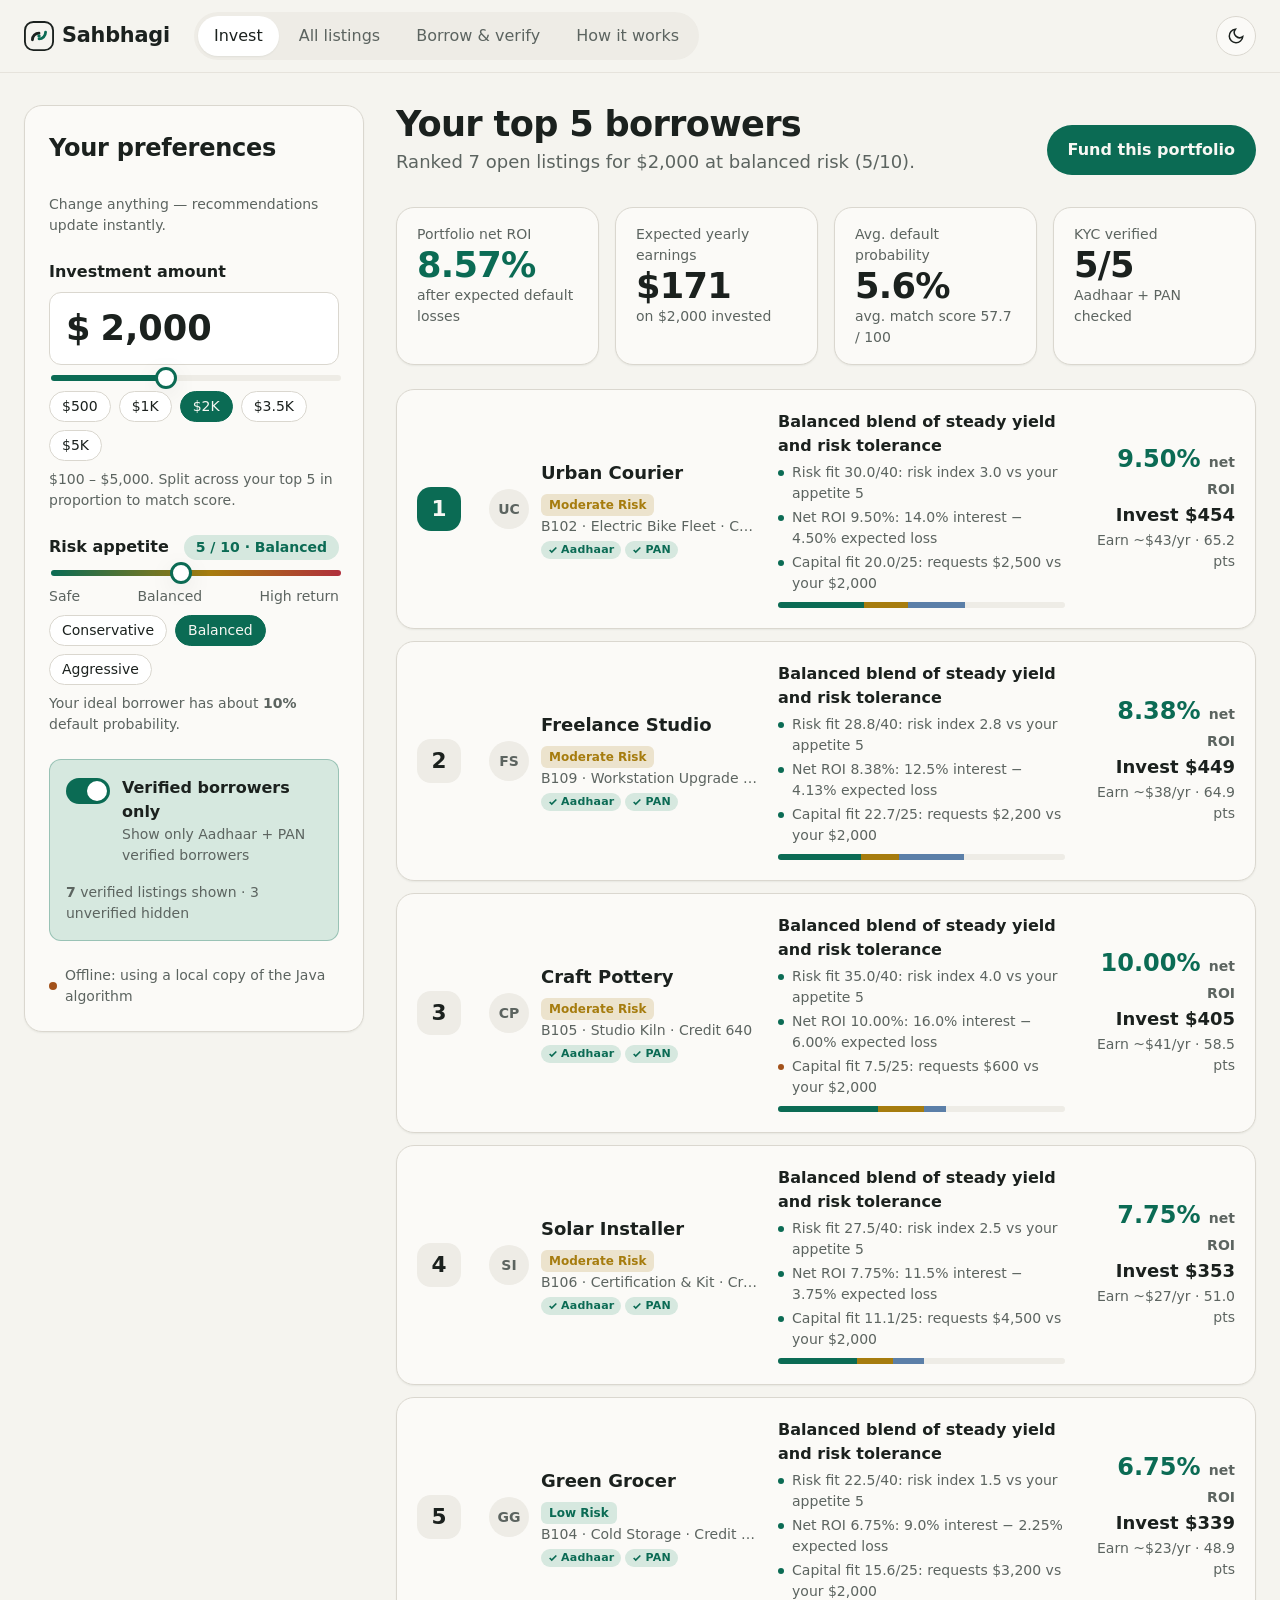
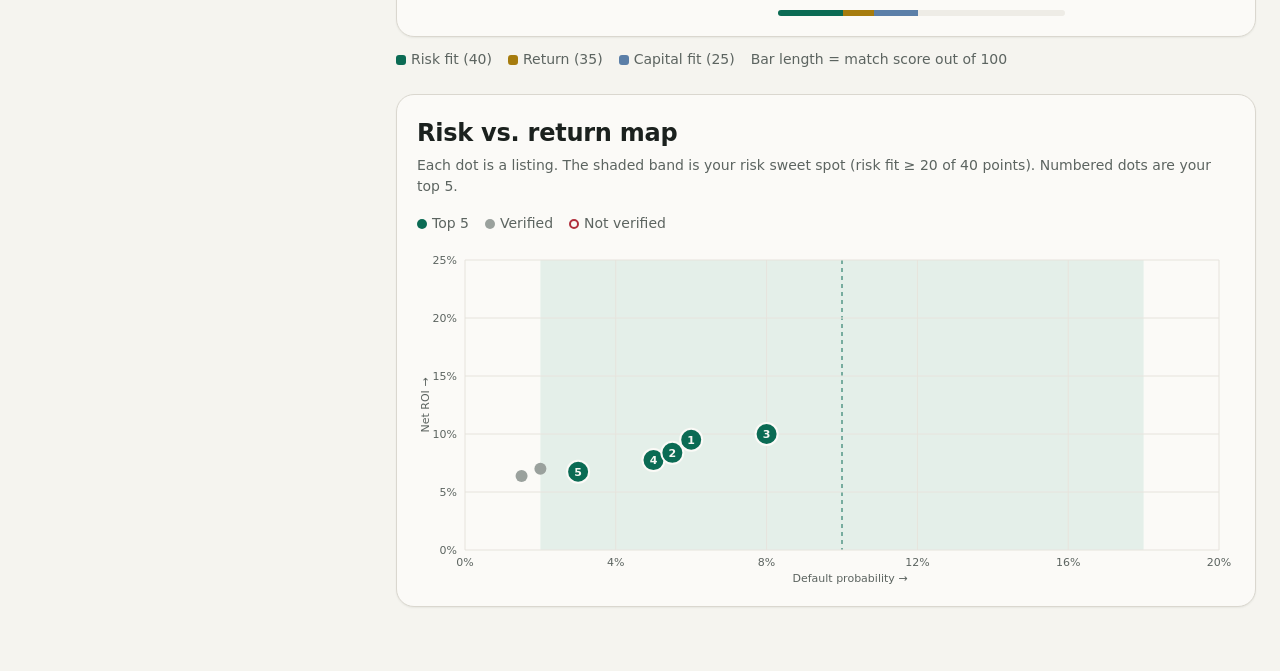
<file: index.html>
<!doctype html>
<html lang="en">
<head>
  <meta charset="utf-8" />
  <meta name="viewport" content="width=device-width, initial-scale=1" />
  <title>Sahbhagi — P2P Micro-Lending Matchmaker</title>
  <meta name="description" content="Match investors with KYC-verified micro-loan borrowers. Live ranking by risk appetite and investment amount, with estimated ROI and clear explanations." />
  <link rel="icon" type="image/svg+xml" href="data:image/svg+xml,%3Csvg xmlns='http://www.w3.org/2000/svg' viewBox='0 0 32 32'%3E%3Crect width='32' height='32' rx='8' fill='%230b6b54'/%3E%3Cpath d='M9 20a7 7 0 0 1 7-7M23 12a7 7 0 0 1-7 7' stroke='white' stroke-width='3' fill='none' stroke-linecap='round'/%3E%3C/svg%3E" />
  <link rel="preconnect" href="https://api.fontshare.com" />
  <link href="https://api.fontshare.com/v2/css?f[]=cabinet-grotesk@700,800&f[]=satoshi@400,500,700&display=swap" rel="stylesheet" />
  <link rel="stylesheet" href="styles.css" />
</head>
<body>
  <a class="skip" href="#main">Skip to content</a>
  <header class="topbar">
    <div class="topbar-inner">
      <a class="brand" href="#invest" data-nav="invest" aria-label="Sahbhagi home">
        <svg class="logo" viewBox="0 0 32 32" width="30" height="30" fill="none" aria-hidden="true">
          <rect x="1" y="1" width="30" height="30" rx="9" stroke="currentColor" stroke-width="2"/>
          <path d="M9 20a7 7 0 0 1 7-7" stroke="currentColor" stroke-width="3" stroke-linecap="round"/>
          <path d="M23 12a7 7 0 0 1-7 7" stroke="var(--color-primary)" stroke-width="3" stroke-linecap="round"/>
          <circle cx="16" cy="16" r="1.8" fill="var(--color-primary)"/>
        </svg>
        <span>Sahbhagi</span>
      </a>
      <nav class="tabs" aria-label="Primary">
        <button class="tab is-active" data-nav="invest">Invest</button>
        <button class="tab" data-nav="market">All listings</button>
        <button class="tab" data-nav="kyc">Borrow &amp; verify</button>
        <button class="tab" data-nav="how">How it works</button>
      </nav>
      <button class="icon-btn" id="themeToggle" aria-label="Switch to dark mode">
        <svg width="18" height="18" viewBox="0 0 24 24" fill="none" stroke="currentColor" stroke-width="2"><path d="M21 12.8A9 9 0 1 1 11.2 3a7 7 0 0 0 9.8 9.8z"/></svg>
      </button>
    </div>
  </header>

  <main id="main">
    <!-- ================= INVEST ================= -->
    <section class="view is-active" id="view-invest" aria-labelledby="investTitle">
      <div class="layout">
        <aside class="controls card" aria-label="Investor preferences">
          <h2 class="panel-title">Your preferences</h2>
          <p class="hint">Change anything — recommendations update instantly.</p>

          <div class="field">
            <div class="field-head">
              <label for="amountInput">Investment amount</label>
            </div>
            <div class="amount-box">
              <span>$</span>
              <input id="amountInput" inputmode="numeric" autocomplete="off" value="2,000" aria-describedby="amountHelp" />
            </div>
            <input type="range" id="amountRange" min="100" max="5000" step="100" value="2000" aria-label="Investment amount slider" />
            <div class="chips" role="group" aria-label="Quick amounts">
              <button class="chip" data-amt="500">$500</button>
              <button class="chip" data-amt="1000">$1K</button>
              <button class="chip" data-amt="2000">$2K</button>
              <button class="chip" data-amt="3500">$3.5K</button>
              <button class="chip" data-amt="5000">$5K</button>
            </div>
            <small id="amountHelp" class="hint">$100 – $5,000. Split across your top 5 in proportion to match score.</small>
          </div>

          <div class="field">
            <div class="field-head">
              <label for="riskRange">Risk appetite</label>
              <output id="riskOut" class="pill">5 · Balanced</output>
            </div>
            <input type="range" id="riskRange" min="1" max="10" step="1" value="5" aria-describedby="riskHelp" />
            <div class="scale"><span>Safe</span><span>Balanced</span><span>High return</span></div>
            <div class="chips" role="group" aria-label="Risk presets">
              <button class="chip" data-risk="2">Conservative</button>
              <button class="chip" data-risk="5">Balanced</button>
              <button class="chip" data-risk="9">Aggressive</button>
            </div>
            <small id="riskHelp" class="hint">Your ideal borrower has about <b id="tolOut">10%</b> default probability.</small>
          </div>


          <div class="field kyc-field">
            <label class="switch">
              <input type="checkbox" id="verifiedOnly" checked />
              <span class="track" aria-hidden="true"><span class="thumb"></span></span>
              <span class="switch-text">
                <b>Verified borrowers only</b>
                <small>Show only Aadhaar + PAN verified borrowers</small>
              </span>
            </label>
            <p class="kyc-note" id="kycNote"></p>
          </div>
          <div class="engine" id="engineStatus" role="status"><span class="engine-dot"></span><span>Connecting to matchmaker…</span>
          </div>
        </aside>

        <div class="results">
          <div class="results-head">
            <div>
              <h1 id="investTitle" class="page-title">Your top 5 borrowers</h1>
              <p class="muted" id="summaryLine">Ranked live from open listings.</p>
            </div>
            <button class="btn btn-primary" id="fundBtn">Fund this portfolio</button>
          </div>

          <div class="kpis" id="kpis" aria-live="polite"></div>
          <div class="top5" id="top5"></div>

          <div class="card chart-card">
            <div class="card-head">
              <div>
                <h2 class="panel-title">Risk vs. return map</h2>
                <p class="hint">Each dot is a listing. The shaded band is your risk sweet spot (risk fit ≥ 20 of 40 points). Numbered dots are your top 5.</p>
              </div>
              <div class="legend">
                <span><i class="dot dot-top"></i>Top 5</span>
                <span><i class="dot dot-ok"></i>Verified</span>
                <span><i class="dot dot-un"></i>Not verified</span>
              </div>
            </div>
            <div class="chart-wrap" id="chartWrap">
              <svg id="chart" role="img" aria-label="Scatter chart of default probability versus net ROI"></svg>
              <div class="tooltip" id="tooltip" role="status"></div>
            </div>
          </div>
        </div>
      </div>
    </section>

    <!-- ================= MARKET ================= -->
    <section class="view" id="view-market" aria-labelledby="marketTitle">
      <div class="wrap">
        <div class="results-head">
          <div>
            <h1 id="marketTitle" class="page-title">All open listings, ranked for you</h1>
            <p class="muted" id="marketLine"></p>
          </div>
          <div class="search">
            <svg width="16" height="16" viewBox="0 0 24 24" fill="none" stroke="currentColor" stroke-width="2" aria-hidden="true"><circle cx="11" cy="11" r="7"/><path d="m20 20-3.5-3.5"/></svg>
            <input id="search" type="search" placeholder="Search name, ID, purpose" aria-label="Search listings" />
          </div>
        </div>
        <div class="card table-card">
          <div class="table-scroll">
            <table class="table" id="table">
              <thead>
                <tr>
                  <th>Rank</th><th>ID</th><th>Borrower</th><th>KYC</th><th class="num">Credit score</th><th>Tier</th>
                  <th class="num">Interest</th><th class="num">Default prob.</th><th class="num">Net ROI</th>
                  <th class="num">Requested</th><th>Match score</th>
                </tr>
              </thead>
              <tbody></tbody>
            </table>
          </div>
        </div>
      </div>
    </section>

    <!-- ================= KYC / BORROW ================= -->
    <section class="view" id="view-kyc" aria-labelledby="kycTitle">
      <div class="wrap narrow">
        <h1 id="kycTitle" class="page-title">Request a micro-loan</h1>
        <p class="muted">Complete Aadhaar and PAN verification to appear in front of investors. Only fully verified listings are shown by default.</p>
        <p class="verified-banner partial" style="margin-top:var(--space-4)">Demo only: this verification is simulated. Please use the sample numbers and do not enter your real Aadhaar or PAN.</p>

        <ol class="stepper" id="stepper">
          <li class="is-current"><span>1</span>Aadhaar</li>
          <li><span>2</span>PAN</li>
          <li><span>3</span>Loan details</li>
        </ol>

        <form class="card form" id="kycForm" novalidate>
          <!-- step 1 -->
          <fieldset class="step is-active" data-step="1">
            <legend class="panel-title">Verify Aadhaar</legend>
            <div class="field">
              <label for="fName">Owner name (as on Aadhaar)</label>
              <input id="fName" required autocomplete="name" placeholder="e.g. Sunita Pawar" />
            </div>
            <div class="field">
              <label for="fBiz">Business name</label>
              <input id="fBiz" placeholder="e.g. Pawar Tiffin Service" />
            </div>
            <div class="field">
              <label for="fAadhaar">Aadhaar number</label>
              <input id="fAadhaar" inputmode="numeric" maxlength="14" placeholder="XXXX XXXX XXXX" autocomplete="off" />
              <small class="hint">12 digits. Checked with the Verhoeff checksum used by UIDAI. <button type="button" class="link" id="sampleAadhaar">Use a sample number</button></small>
              <small class="err" id="aadhaarErr"></small>
            </div>
            <div class="otp-row" id="otpRow" hidden>
              <div class="field">
                <label for="fOtp">OTP sent to Aadhaar-linked mobile</label>
                <input id="fOtp" inputmode="numeric" maxlength="6" placeholder="6-digit OTP" autocomplete="one-time-code" />
                <small class="err" id="otpErr"></small>
              </div>
            </div>
            <div class="form-actions">
              <button type="button" class="btn btn-primary" id="sendOtp">Send OTP</button>
              <button type="button" class="btn btn-primary" id="verifyOtp" hidden>Verify Aadhaar</button>
            </div>
          </fieldset>

          <!-- step 2 -->
          <fieldset class="step" data-step="2">
            <legend class="panel-title">Verify PAN</legend>
            <div class="verified-banner"><svg width="16" height="16" viewBox="0 0 24 24" fill="none" stroke="currentColor" stroke-width="2.5"><path d="M20 6 9 17l-5-5"/></svg> Aadhaar verified · <span id="aadhaarMaskOut"></span></div>
            <div class="field">
              <label for="fPan">PAN</label>
              <input id="fPan" maxlength="10" placeholder="ABCDE1234F" autocomplete="off" style="text-transform:uppercase" />
              <small class="hint">Format: 5 letters, 4 digits, 1 letter. 4th letter must be P for individuals. <button type="button" class="link" id="samplePan">Use a sample PAN</button></small>
              <small class="err" id="panErr"></small>
            </div>
            <div class="form-actions">
              <button type="button" class="btn btn-ghost" id="skipPan">Skip for now</button>
              <button type="button" class="btn btn-primary" id="verifyPan">Verify PAN</button>
            </div>
          </fieldset>

          <!-- step 3 -->
          <fieldset class="step" data-step="3">
            <legend class="panel-title">Loan details</legend>
            <div class="verified-banner" id="kycStatusBanner"></div>
            <div class="grid-2">
              <div class="field"><label for="fAmount">Amount requested ($)</label><input id="fAmount" inputmode="numeric" value="1500" /></div>
              <div class="field"><label for="fRate">Interest rate offered (% p.a.)</label><input id="fRate" inputmode="decimal" value="13" /></div>
              <div class="field"><label for="fPurpose">Purpose</label><input id="fPurpose" value="Delivery van repair" /></div>
              <div class="field"><label for="fScore">Credit score (300–850)</label><input id="fScore" inputmode="numeric" value="705" /></div>
            </div>
            <div class="preview card-inset" id="loanPreview" aria-live="polite"></div>
            <div class="form-actions">
              <button type="submit" class="btn btn-primary">Publish listing</button>
            </div>
          </fieldset>
        </form>
        <p class="hint disclaimer">Demo: Aadhaar and PAN checks are simulated in your browser. Only the masked IDs (last 4 digits) and loan details are sent to the matchmaker backend. In production this step would call UIDAI Aadhaar e-KYC (or DigiLocker) and the Protean/NSDL PAN verification API.</p>
      </div>
    </section>

    <!-- ================= HOW ================= -->
    <section class="view" id="view-how" aria-labelledby="howTitle">
      <div class="wrap narrow prose">
        <h1 id="howTitle" class="page-title">How the matchmaker ranks borrowers</h1>
        <p>Every open listing gets a <b>match score</b> from 0 to 100 points for <b>you specifically</b>. Scores are computed by the Java matchmaker backend each time you move a control.</p>

        <div class="how-grid">
          <div class="card how-card"><h3>Net expected ROI</h3><p class="formula">Net ROI = interest rate − default probability × 75% × 100</p><p>The return you can expect after the average loss from defaults, assuming 75% of a defaulted loan is lost.</p></div>
          <div class="card how-card"><h3>Risk fit · up to 40 pts</h3><p class="formula">risk index = default prob × 50<br/>risk fit = 40 − 5 × |appetite − risk index|</p><p>Borrowers whose risk matches your appetite score highest. At appetite 1 the ideal is about 2% default risk; at 5 it is 10%.</p></div>
          <div class="card how-card"><h3>Return · up to 35 pts</h3><p class="formula">return = 2 × net ROI × (0.6 + 0.4 × appetite ÷ 10)</p><p>Higher net ROI scores more, and counts for more as your appetite rises.</p></div>
          <div class="card how-card"><h3>Capital fit · up to 25 pts</h3><p class="formula">capital fit = 25 × (1 − |requested − capital| ÷ max(requested, capital))</p><p>Requests close in size to your available capital score highest.</p></div>
        </div>

        <h2 class="panel-title">Risk tiers</h2>
        <div class="grades">
          <span class="tier t-low">Low Risk</span> default ≤ 4%
          <span class="tier t-mod">Moderate Risk</span> 4–9%
          <span class="tier t-high">High Risk</span> above 9%
        </div>

        <h2 class="panel-title">Rationale</h2>
        <p>Each recommendation carries a one-line rationale from the backend: conservative investors (1–3) see solvency-based reasons, aggressive investors (8–10) see yield-based reasons, and balanced investors see a blend.</p>

        <h2 class="panel-title">Allocation</h2>
        <p>Your capital is split across the top 5 in proportion to match score, never more than what a borrower requested.</p>

        <h2 class="panel-title">Verified borrowers only</h2>
        <p>When the filter is on, the backend leaves out any borrower who has not verified both Aadhaar and PAN before ranking.</p>
      </div>
    </section>
  </main>

  <!-- Drawer -->
  <div class="scrim" id="scrim" hidden></div>
  <aside class="drawer" id="drawer" aria-modal="true" role="dialog" aria-labelledby="drawerTitle" hidden>
    <button class="icon-btn drawer-close" id="drawerClose" aria-label="Close">
      <svg width="18" height="18" viewBox="0 0 24 24" fill="none" stroke="currentColor" stroke-width="2"><path d="M18 6 6 18M6 6l12 12"/></svg>
    </button>
    <div id="drawerBody"></div>
  </aside>

  <!-- Modal -->
  <div class="modal" id="modal" role="dialog" aria-modal="true" aria-labelledby="modalTitle" hidden>
    <div class="modal-card card" id="modalBody"></div>
  </div>

  <div class="toast" id="toast" role="status" aria-live="polite"></div>

  <script src="data.js"></script>
  <script src="engine.js"></script>
  <script src="app.js"></script>
</body>
</html>
</file>
<file: styles.css>
:root, [data-theme="light"] {
  --color-bg: #f5f4ef;
  --color-surface: #fbfaf7;
  --color-surface-2: #ffffff;
  --color-surface-offset: #eeece6;
  --color-border: #dad7cf;
  --color-divider: #e6e3dc;
  --color-text: #1b211e;
  --color-text-muted: #5c6460;
  --color-text-faint: #9aa19d;
  --color-text-inverse: #f7f7f3;
  --color-primary: #0b6b54;
  --color-primary-hover: #08533f;
  --color-primary-highlight: #d6e8df;
  --color-warning: #a2511a;
  --color-warning-highlight: #f4e3d3;
  --color-error: #b02f3c;
  --color-error-highlight: #f5dadd;
  --color-gold: #a67c0e;
  --shadow-sm: 0 1px 2px rgba(20, 30, 25, .06);
  --shadow-md: 0 6px 24px rgba(20, 30, 25, .08);
  --shadow-lg: 0 20px 60px rgba(20, 30, 25, .18);
}
[data-theme="dark"] {
  --color-bg: #0f1312;
  --color-surface: #151a18;
  --color-surface-2: #1a201e;
  --color-surface-offset: #1f2624;
  --color-border: #2e3633;
  --color-divider: #252c29;
  --color-text: #e2e7e4;
  --color-text-muted: #9aa39e;
  --color-text-faint: #616a66;
  --color-text-inverse: #101412;
  --color-primary: #4cbf96;
  --color-primary-hover: #6fd1ad;
  --color-primary-highlight: #1d3a30;
  --color-warning: #e39352;
  --color-warning-highlight: #3a2a1c;
  --color-error: #ec6d78;
  --color-error-highlight: #3d2125;
  --color-gold: #d9ad3c;
  --shadow-sm: 0 1px 2px rgba(0,0,0,.3);
  --shadow-md: 0 6px 24px rgba(0,0,0,.35);
  --shadow-lg: 0 20px 60px rgba(0,0,0,.55);
}
:root {
  --text-xs: clamp(0.75rem, 0.7rem + 0.25vw, 0.875rem);
  --text-sm: clamp(0.875rem, 0.8rem + 0.35vw, 1rem);
  --text-base: clamp(1rem, 0.95rem + 0.25vw, 1.125rem);
  --text-lg: clamp(1.125rem, 1rem + 0.75vw, 1.5rem);
  --text-xl: clamp(1.5rem, 1.2rem + 1.25vw, 2.25rem);
  --space-1: .25rem; --space-2: .5rem; --space-3: .75rem; --space-4: 1rem; --space-5: 1.25rem;
  --space-6: 1.5rem; --space-8: 2rem; --space-10: 2.5rem; --space-12: 3rem; --space-16: 4rem;
  --radius-sm: 8px; --radius-md: 12px; --radius-lg: 18px; --radius-full: 999px;
  --font-display: 'Cabinet Grotesk', 'Satoshi', system-ui, sans-serif;
  --font-body: 'Satoshi', 'Inter', system-ui, sans-serif;
  --ease: cubic-bezier(.2,.7,.2,1);
}

*, *::before, *::after { box-sizing: border-box; }
html { -webkit-text-size-adjust: 100%; }
body {
  margin: 0; background: var(--color-bg); color: var(--color-text);
  font-family: var(--font-body); font-size: var(--text-base); line-height: 1.5;
  -webkit-font-smoothing: antialiased;
}
button, input, select { font: inherit; color: inherit; }
button { cursor: pointer; }
:focus-visible { outline: 2px solid var(--color-primary); outline-offset: 2px; border-radius: 6px; }
.skip { position: absolute; left: -999px; }
.skip:focus { left: var(--space-4); top: var(--space-4); background: var(--color-surface-2); padding: var(--space-2) var(--space-4); z-index: 100; }
.muted { color: var(--color-text-muted); margin: 0; }
.hint { color: var(--color-text-muted); font-size: var(--text-xs); margin: 0; }
.num, .tabnum { font-variant-numeric: tabular-nums; }

/* Top bar */
.topbar { position: sticky; top: 0; z-index: 30; background: color-mix(in oklab, var(--color-bg) 86%, transparent); backdrop-filter: blur(10px); border-bottom: 1px solid var(--color-divider); }
.topbar-inner { max-width: 1320px; margin: 0 auto; display: flex; align-items: center; gap: var(--space-6); padding: var(--space-3) var(--space-6); }
.brand { display: flex; align-items: center; gap: var(--space-2); text-decoration: none; color: var(--color-text); font-family: var(--font-display); font-weight: 800; font-size: 1.3rem; letter-spacing: -.01em; }
.tabs { display: flex; gap: var(--space-1); margin-right: auto; background: var(--color-surface-offset); padding: var(--space-1); border-radius: var(--radius-full); }
.tab { border: 0; background: transparent; padding: var(--space-2) var(--space-4); border-radius: var(--radius-full); font-size: var(--text-sm); font-weight: 500; color: var(--color-text-muted); transition: background .2s, color .2s; white-space: nowrap; }
.tab:hover { color: var(--color-text); }
.tab.is-active { background: var(--color-surface-2); color: var(--color-text); box-shadow: var(--shadow-sm); }
.icon-btn { display: grid; place-items: center; width: 40px; height: 40px; border-radius: var(--radius-full); border: 1px solid var(--color-border); background: var(--color-surface); }
.icon-btn:hover { background: var(--color-surface-offset); }

/* Views */
.view { display: none; padding: var(--space-8) var(--space-6) var(--space-16); }
.view.is-active { display: block; animation: fade .3s var(--ease); }
@keyframes fade { from { opacity: 0; transform: translateY(6px); } to { opacity: 1; transform: none; } }
.wrap { max-width: 1320px; margin: 0 auto; }
.wrap.narrow { max-width: 860px; }
.layout { max-width: 1320px; margin: 0 auto; display: grid; grid-template-columns: 340px 1fr; gap: var(--space-8); align-items: start; }

.card { background: var(--color-surface); border: 1px solid var(--color-border); border-radius: var(--radius-lg); box-shadow: var(--shadow-sm); }
.panel-title { font-size: var(--text-lg); font-weight: 700; margin: 0 0 var(--space-1); letter-spacing: -.01em; }
.page-title { font-family: var(--font-display); font-weight: 800; font-size: var(--text-xl); line-height: 1.1; letter-spacing: -.02em; margin: 0 0 var(--space-1); }

/* Controls */
.controls { position: sticky; top: 84px; padding: var(--space-6); display: flex; flex-direction: column; gap: var(--space-6); }
.field { display: flex; flex-direction: column; gap: var(--space-2); }
.field label, .field-head label { font-weight: 700; font-size: var(--text-sm); }
.field-head { display: flex; justify-content: space-between; align-items: center; }
.pill { font-size: var(--text-xs); font-weight: 700; padding: 2px var(--space-3); border-radius: var(--radius-full); background: var(--color-primary-highlight); color: var(--color-primary); white-space: nowrap; }
.amount-box { display: flex; align-items: center; gap: var(--space-2); border: 1px solid var(--color-border); border-radius: var(--radius-md); background: var(--color-surface-2); padding: var(--space-2) var(--space-4); font-family: var(--font-display); font-weight: 800; font-size: var(--text-xl); }
.amount-box:focus-within { border-color: var(--color-primary); box-shadow: 0 0 0 3px var(--color-primary-highlight); }
.amount-box input { border: 0; background: transparent; width: 100%; font: inherit; outline: none; font-variant-numeric: tabular-nums; }
input[type="range"] { -webkit-appearance: none; appearance: none; width: 100%; height: 6px; border-radius: 999px; background: linear-gradient(to right, var(--color-primary) var(--fill, 50%), var(--color-surface-offset) var(--fill, 50%)); outline-offset: 6px; }
input[type="range"]::-webkit-slider-thumb { -webkit-appearance: none; width: 22px; height: 22px; border-radius: 50%; background: var(--color-surface-2); border: 3px solid var(--color-primary); box-shadow: var(--shadow-md); cursor: grab; }
input[type="range"]::-moz-range-thumb { width: 18px; height: 18px; border-radius: 50%; background: var(--color-surface-2); border: 3px solid var(--color-primary); cursor: grab; }
#riskRange { background: linear-gradient(to right, var(--color-primary), var(--color-gold) 55%, var(--color-error)); }
.scale { display: flex; justify-content: space-between; font-size: var(--text-xs); color: var(--color-text-muted); }
.chips { display: flex; flex-wrap: wrap; gap: var(--space-2); }
.chip { border: 1px solid var(--color-border); background: var(--color-surface-2); border-radius: var(--radius-full); padding: var(--space-1) var(--space-3); font-size: var(--text-xs); font-weight: 500; transition: all .15s; }
.chip:hover { border-color: var(--color-primary); color: var(--color-primary); }
.chip.is-on { background: var(--color-primary); border-color: var(--color-primary); color: var(--color-text-inverse); }
select, .form input { width: 100%; padding: var(--space-3) var(--space-3); border-radius: var(--radius-md); border: 1px solid var(--color-border); background: var(--color-surface-2); font-size: var(--text-sm); }
select:focus, .form input:focus { outline: none; border-color: var(--color-primary); box-shadow: 0 0 0 3px var(--color-primary-highlight); }

.kyc-field { padding: var(--space-4); border-radius: var(--radius-md); background: var(--color-primary-highlight); border: 1px solid color-mix(in oklab, var(--color-primary) 30%, transparent); }
.switch { display: flex; gap: var(--space-3); align-items: flex-start; cursor: pointer; font-weight: 400 !important; }
.switch input { position: absolute; opacity: 0; width: 1px; height: 1px; }
.track { flex: none; width: 44px; height: 26px; border-radius: 999px; background: var(--color-text-faint); position: relative; transition: background .2s; margin-top: 2px; }
.thumb { position: absolute; top: 3px; left: 3px; width: 20px; height: 20px; border-radius: 50%; background: #fff; transition: transform .2s var(--ease); box-shadow: var(--shadow-sm); }
.switch input:checked + .track { background: var(--color-primary); }
.switch input:checked + .track .thumb { transform: translateX(18px); }
.switch input:focus-visible + .track { outline: 2px solid var(--color-primary); outline-offset: 2px; }
.switch-text { display: flex; flex-direction: column; font-size: var(--text-sm); }
.switch-text small { color: var(--color-text-muted); font-size: var(--text-xs); }
.kyc-note { margin: var(--space-2) 0 0; font-size: var(--text-xs); color: var(--color-text-muted); }

/* Results */
.results { display: flex; flex-direction: column; gap: var(--space-6); min-width: 0; }
.results-head { display: flex; justify-content: space-between; align-items: flex-end; gap: var(--space-4); flex-wrap: wrap; margin-bottom: var(--space-2); }
.btn { border: 1px solid transparent; border-radius: var(--radius-full); padding: var(--space-3) var(--space-5); font-weight: 700; font-size: var(--text-sm); transition: all .15s; }
.btn-primary { background: var(--color-primary); color: var(--color-text-inverse); }
.btn-primary:hover { background: var(--color-primary-hover); }
.btn-ghost { background: transparent; border-color: var(--color-border); }
.btn-ghost:hover { background: var(--color-surface-offset); }
.btn:disabled { opacity: .5; cursor: not-allowed; }
.link { border: 0; background: none; padding: 0; color: var(--color-primary); font-weight: 700; text-decoration: underline; text-underline-offset: 2px; font-size: inherit; }

.kpis { display: grid; grid-template-columns: repeat(4, 1fr); gap: var(--space-4); }
.kpi { padding: var(--space-4) var(--space-5); }
.kpi-label { font-size: var(--text-xs); color: var(--color-text-muted); font-weight: 500; }
.kpi-value { font-family: var(--font-display); font-weight: 800; font-size: var(--text-xl); line-height: 1.15; font-variant-numeric: tabular-nums; letter-spacing: -.02em; }
.kpi-sub { font-size: var(--text-xs); color: var(--color-text-muted); }
.pos { color: var(--color-primary); } .neg { color: var(--color-error); } .warn { color: var(--color-warning); }

.top5 { display: flex; flex-direction: column; gap: var(--space-3); }
.rec { display: grid; grid-template-columns: 52px minmax(0, 1.5fr) minmax(0, 1.6fr) 150px; gap: var(--space-5); align-items: center; padding: var(--space-5); cursor: pointer; transition: border-color .2s, transform .2s var(--ease), box-shadow .2s; position: relative; }
.rec:hover { border-color: var(--color-primary); box-shadow: var(--shadow-md); }
.rec.flash { animation: flash .9s var(--ease); }
@keyframes flash { 0% { background: var(--color-primary-highlight); } 100% { background: var(--color-surface); } }
.rank-badge { width: 44px; height: 44px; border-radius: 14px; display: grid; place-items: center; font-family: var(--font-display); font-weight: 800; font-size: 1.35rem; background: var(--color-surface-offset); }
.rec:first-child .rank-badge { background: var(--color-primary); color: var(--color-text-inverse); }
.move { position: absolute; top: var(--space-2); left: var(--space-2); font-size: 11px; font-weight: 700; padding: 0 5px; border-radius: 6px; line-height: 16px; }
.move.up { background: var(--color-primary-highlight); color: var(--color-primary); }
.move.down { background: var(--color-error-highlight); color: var(--color-error); }
.move.new { background: var(--color-warning-highlight); color: var(--color-warning); }
.who { display: flex; gap: var(--space-3); align-items: center; min-width: 0; }
.avatar { flex: none; width: 40px; height: 40px; border-radius: 50%; display: grid; place-items: center; font-weight: 700; font-size: var(--text-xs); background: var(--color-surface-offset); color: var(--color-text-muted); }
.who-name { font-weight: 700; display: flex; gap: var(--space-2); align-items: center; flex-wrap: wrap; }
.who-sub { font-size: var(--text-xs); color: var(--color-text-muted); white-space: nowrap; overflow: hidden; text-overflow: ellipsis; }
.badges { display: flex; gap: var(--space-1); flex-wrap: wrap; margin-top: var(--space-1); }
.kyc { display: inline-flex; align-items: center; gap: 3px; font-size: 11px; font-weight: 700; padding: 1px 7px; border-radius: var(--radius-full); letter-spacing: .02em; white-space: nowrap; }
.kyc.ok { background: var(--color-primary-highlight); color: var(--color-primary); }
.kyc.no { background: var(--color-error-highlight); color: var(--color-error); }
.grade { display: inline-grid; place-items: center; min-width: 24px; height: 22px; border-radius: 6px; font-size: 12px; font-weight: 800; padding: 0 6px; }
.g-A { background: var(--color-primary-highlight); color: var(--color-primary); }
.g-B { background: color-mix(in oklab, var(--color-primary-highlight) 60%, var(--color-surface-offset)); color: var(--color-primary); }
.g-C { background: color-mix(in oklab, var(--color-gold) 18%, transparent); color: var(--color-gold); }
.g-D { background: var(--color-warning-highlight); color: var(--color-warning); }
.g-E { background: var(--color-error-highlight); color: var(--color-error); }
.why { font-size: var(--text-xs); color: var(--color-text-muted); margin: 0; padding: 0; list-style: none; display: flex; flex-direction: column; gap: 3px; }
.why li { display: flex; gap: var(--space-2); align-items: baseline; }
.why li::before { content: ''; flex: none; width: 6px; height: 6px; border-radius: 50%; background: var(--color-primary); transform: translateY(-1px); }
.why li.w::before { background: var(--color-warning); }
.factors { display: flex; height: 6px; border-radius: 999px; overflow: hidden; background: var(--color-surface-offset); margin-top: var(--space-2); }
.factors span { height: 100%; transition: width .35s var(--ease); }
.f-ret { background: var(--color-gold); } .f-saf { background: var(--color-primary); } .f-cap { background: #5b7fa8; } .f-tru { background: #8a6bb0; }
.nums { text-align: right; display: flex; flex-direction: column; gap: 2px; }
.roi { font-family: var(--font-display); font-weight: 800; font-size: var(--text-lg); line-height: 1.1; font-variant-numeric: tabular-nums; }
.nums small { font-size: var(--text-xs); color: var(--color-text-muted); font-variant-numeric: tabular-nums; }
.alloc { font-weight: 700; font-variant-numeric: tabular-nums; }

.factor-legend { display: flex; gap: var(--space-4); flex-wrap: wrap; font-size: var(--text-xs); color: var(--color-text-muted); }
.factor-legend i { display: inline-block; width: 10px; height: 10px; border-radius: 3px; margin-right: 5px; vertical-align: -1px; }

.empty { padding: var(--space-10); text-align: center; color: var(--color-text-muted); }

/* Chart */
.chart-card { padding: var(--space-5); }
.card-head { display: flex; justify-content: space-between; gap: var(--space-4); flex-wrap: wrap; margin-bottom: var(--space-3); }
.legend { display: flex; gap: var(--space-4); font-size: var(--text-xs); color: var(--color-text-muted); align-items: center; }
.dot { display: inline-block; width: 10px; height: 10px; border-radius: 50%; margin-right: 5px; vertical-align: -1px; }
.dot-top { background: var(--color-primary); }
.dot-ok { background: var(--color-text-faint); }
.dot-un { border: 2px solid var(--color-error); }
.chart-wrap { position: relative; }
#chart { width: 100%; height: 340px; display: block; }
#chart .axis text { fill: var(--color-text-muted); font-size: 11px; }
#chart .grid line { stroke: var(--color-divider); }
#chart .zone { fill: var(--color-primary-highlight); opacity: .6; transition: width .3s var(--ease); }
#chart .pt { transition: cx .35s var(--ease), cy .35s var(--ease), r .2s, opacity .2s; cursor: pointer; }
.tooltip { position: absolute; pointer-events: none; background: var(--color-surface-2); border: 1px solid var(--color-border); border-radius: var(--radius-md); padding: var(--space-2) var(--space-3); font-size: var(--text-xs); box-shadow: var(--shadow-md); opacity: 0; transition: opacity .15s; white-space: nowrap; z-index: 2; }

/* Table */
.search { display: flex; align-items: center; gap: var(--space-2); border: 1px solid var(--color-border); border-radius: var(--radius-full); background: var(--color-surface-2); padding: var(--space-2) var(--space-4); color: var(--color-text-muted); min-width: 280px; }
.search input { border: 0; background: transparent; outline: none; width: 100%; font-size: var(--text-sm); color: var(--color-text); }
.table-card { overflow: hidden; }
.table-scroll { overflow-x: auto; }
.table { width: 100%; border-collapse: collapse; font-size: var(--text-sm); }
.table th { text-align: left; font-size: var(--text-xs); color: var(--color-text-muted); font-weight: 500; padding: var(--space-3) var(--space-4); border-bottom: 1px solid var(--color-border); white-space: nowrap; background: var(--color-surface-offset); }
.table td { padding: var(--space-3) var(--space-4); border-bottom: 1px solid var(--color-divider); white-space: nowrap; }
.table tbody tr { cursor: pointer; transition: background .15s; }
.table tbody tr:hover { background: var(--color-surface-offset); }
.table tr.is-top td:first-child { box-shadow: inset 3px 0 0 var(--color-primary); }
.table tr.is-hidden { opacity: .45; }
.table .num { text-align: right; font-variant-numeric: tabular-nums; }
.fitbar { display: flex; align-items: center; gap: var(--space-2); min-width: 120px; }
.fitbar .bar { flex: 1; height: 6px; border-radius: 999px; background: var(--color-surface-offset); overflow: hidden; }
.fitbar .bar span { display: block; height: 100%; background: var(--color-primary); transition: width .3s var(--ease); }
.fitbar b { font-variant-numeric: tabular-nums; width: 2ch; text-align: right; }

/* Drawer */
.scrim { position: fixed; inset: 0; background: rgba(10, 15, 12, .45); z-index: 40; animation: fade .2s; }
.drawer { position: fixed; top: 0; right: 0; bottom: 0; width: min(520px, 100%); background: var(--color-surface); z-index: 50; overflow-y: auto; padding: var(--space-8) var(--space-6); box-shadow: var(--shadow-lg); animation: slide .3s var(--ease); }
@keyframes slide { from { transform: translateX(40px); opacity: 0; } to { transform: none; opacity: 1; } }
.drawer-close { position: absolute; top: var(--space-4); right: var(--space-4); }
.d-head { display: flex; gap: var(--space-4); align-items: center; margin-bottom: var(--space-5); padding-right: var(--space-10); }
.d-head .avatar { width: 56px; height: 56px; font-size: var(--text-sm); }
.d-section { border-top: 1px solid var(--color-divider); padding-block: var(--space-5); }
.d-section h3 { font-size: var(--text-sm); text-transform: uppercase; letter-spacing: .06em; color: var(--color-text-muted); margin: 0 0 var(--space-3); font-weight: 700; }
.stats { display: grid; grid-template-columns: repeat(3, 1fr); gap: var(--space-3); }
.stat { background: var(--color-surface-offset); border-radius: var(--radius-md); padding: var(--space-3); }
.stat b { display: block; font-size: var(--text-base); font-variant-numeric: tabular-nums; }
.stat span { font-size: var(--text-xs); color: var(--color-text-muted); }
.kyc-rows { display: flex; flex-direction: column; gap: var(--space-2); }
.kyc-row { display: flex; justify-content: space-between; align-items: center; padding: var(--space-3); border-radius: var(--radius-md); border: 1px solid var(--color-border); font-size: var(--text-sm); }
.kyc-row code { font-family: ui-monospace, 'JetBrains Mono', monospace; font-size: var(--text-xs); color: var(--color-text-muted); }
.contrib { display: flex; flex-direction: column; gap: var(--space-2); }
.contrib-row { display: grid; grid-template-columns: 90px 1fr 48px; gap: var(--space-3); align-items: center; font-size: var(--text-sm); }
.contrib-row .bar { height: 8px; border-radius: 999px; background: var(--color-surface-offset); overflow: hidden; }
.contrib-row .bar span { display: block; height: 100%; border-radius: 999px; }
.contrib-row b { text-align: right; font-variant-numeric: tabular-nums; }
.funded { height: 8px; background: var(--color-surface-offset); border-radius: 999px; overflow: hidden; margin-top: var(--space-2); }
.funded span { display: block; height: 100%; background: var(--color-primary); }

/* Modal & toast */
.modal { position: fixed; inset: 0; z-index: 60; display: grid; place-items: center; background: rgba(10, 15, 12, .5); padding: var(--space-4); }
.modal[hidden] { display: none; }
.modal-card { width: min(520px, 100%); padding: var(--space-6); animation: fade .25s var(--ease); max-height: 90vh; overflow-y: auto; }
.modal-list { list-style: none; padding: 0; margin: var(--space-4) 0; display: flex; flex-direction: column; gap: var(--space-2); }
.modal-list li { display: flex; justify-content: space-between; gap: var(--space-3); font-size: var(--text-sm); padding-bottom: var(--space-2); border-bottom: 1px solid var(--color-divider); }
.modal-actions { display: flex; justify-content: flex-end; gap: var(--space-3); margin-top: var(--space-4); }
.toast { position: fixed; bottom: var(--space-6); left: 50%; transform: translate(-50%, 20px); background: var(--color-text); color: var(--color-text-inverse); padding: var(--space-3) var(--space-5); border-radius: var(--radius-full); font-size: var(--text-sm); font-weight: 500; opacity: 0; pointer-events: none; transition: all .3s var(--ease); z-index: 70; max-width: calc(100% - 2rem); }
.toast.show { opacity: 1; transform: translate(-50%, 0); }

/* KYC form */
.stepper { list-style: none; padding: 0; margin: var(--space-6) 0; display: flex; gap: var(--space-2); }
.stepper li { flex: 1; display: flex; align-items: center; gap: var(--space-2); font-size: var(--text-sm); color: var(--color-text-muted); font-weight: 500; padding-bottom: var(--space-2); border-bottom: 3px solid var(--color-surface-offset); }
.stepper li span { width: 24px; height: 24px; border-radius: 50%; display: grid; place-items: center; background: var(--color-surface-offset); font-size: var(--text-xs); font-weight: 700; }
.stepper li.is-current { color: var(--color-text); border-color: var(--color-primary); }
.stepper li.is-current span { background: var(--color-primary); color: var(--color-text-inverse); }
.stepper li.is-done { color: var(--color-primary); border-color: var(--color-primary); }
.stepper li.is-done span { background: var(--color-primary-highlight); color: var(--color-primary); }
.form { padding: var(--space-6); }
.step { display: none; border: 0; padding: 0; margin: 0; flex-direction: column; gap: var(--space-5); }
.step.is-active { display: flex; animation: fade .25s var(--ease); }
.step legend { padding: 0; margin-bottom: var(--space-2); }
.err { color: var(--color-error); font-size: var(--text-xs); min-height: 0; }
.err:empty { display: none; }
.form input.invalid { border-color: var(--color-error); }
.form input.valid { border-color: var(--color-primary); }
.form-actions { display: flex; justify-content: flex-end; gap: var(--space-3); }
.grid-2 { display: grid; grid-template-columns: 1fr 1fr; gap: var(--space-4); }
.verified-banner { display: flex; gap: var(--space-2); align-items: center; padding: var(--space-3) var(--space-4); border-radius: var(--radius-md); background: var(--color-primary-highlight); color: var(--color-primary); font-weight: 700; font-size: var(--text-sm); flex-wrap: wrap; }
.verified-banner.partial { background: var(--color-warning-highlight); color: var(--color-warning); }
.card-inset { background: var(--color-surface-offset); border-radius: var(--radius-md); padding: var(--space-4); display: grid; grid-template-columns: repeat(4, 1fr); gap: var(--space-3); }
.card-inset div > span { display: block; font-size: var(--text-xs); color: var(--color-text-muted); }
.card-inset div b { font-variant-numeric: tabular-nums; }
.disclaimer { margin-top: var(--space-4); }

/* How */
.prose p { color: var(--color-text-muted); max-width: 70ch; }
.prose p b { color: var(--color-text); }
.prose .panel-title { margin-top: var(--space-8); }
.noi { font-style: normal; font-weight: 700; color: var(--color-text); }
.how-grid { display: grid; grid-template-columns: 1fr 1fr; gap: var(--space-4); margin-top: var(--space-6); }
.how-card { padding: var(--space-5); }
.how-card h3 { margin: 0 0 var(--space-2); font-size: var(--text-base); }
.how-card p { margin: 0 0 var(--space-2); font-size: var(--text-sm); }
.formula { font-family: ui-monospace, 'JetBrains Mono', monospace; background: var(--color-surface-offset); padding: var(--space-2) var(--space-3); border-radius: var(--radius-sm); color: var(--color-text) !important; font-size: var(--text-xs) !important; }
.weights { padding: var(--space-5); display: flex; flex-direction: column; gap: var(--space-3); }
.weights-row { display: grid; grid-template-columns: 110px 1fr; gap: var(--space-3); align-items: center; font-size: var(--text-sm); }
.wbar { display: flex; height: 22px; border-radius: 6px; overflow: hidden; }
.wbar span { display: grid; place-items: center; font-size: 11px; font-weight: 700; color: #fff; }
.grades { display: flex; flex-wrap: wrap; gap: var(--space-2) var(--space-3); align-items: center; font-size: var(--text-sm); color: var(--color-text-muted); }

/* Responsive */
@media (max-width: 1100px) {
  .rec { grid-template-columns: 48px minmax(0,1fr) 130px; }
  .rec .why-col { grid-column: 2 / -1; }
  .kpis { grid-template-columns: repeat(2, 1fr); }
}
@media (max-width: 900px) {
  .layout { grid-template-columns: 1fr; }
  .controls { position: static; }
  .topbar-inner { flex-wrap: wrap; gap: var(--space-3); padding: var(--space-3) var(--space-4); }
  .tabs { order: 3; width: 100%; overflow-x: auto; margin-right: 0; }
  .brand { margin-right: auto; }
  .view { padding: var(--space-6) var(--space-4) var(--space-12); }
}
@media (max-width: 560px) {
  .rec { grid-template-columns: 44px minmax(0,1fr); gap: var(--space-3); padding: var(--space-4); }
  .rec .nums { grid-column: 1 / -1; flex-direction: row; justify-content: space-between; align-items: baseline; text-align: left; flex-wrap: wrap; gap: var(--space-2); }
  .rec .why-col { grid-column: 1 / -1; }
  .grid-2, .how-grid { grid-template-columns: 1fr; }
  .card-inset { grid-template-columns: 1fr 1fr; }
  .search { min-width: 0; width: 100%; }
  .stats { grid-template-columns: 1fr 1fr; }
  .results-head .btn { width: 100%; }
  #chart { height: 280px; }
  .tab { padding: var(--space-2) var(--space-3); }
}
@media (prefers-reduced-motion: reduce) { *, *::before, *::after { animation: none !important; transition: none !important; } }

/* Risk tiers (from backend getRiskTier) */
.tier { display: inline-flex; align-items: center; height: 22px; padding: 0 8px; border-radius: 6px; font-size: 12px; font-weight: 700; white-space: nowrap; }
.t-low { background: var(--color-primary-highlight); color: var(--color-primary); }
.t-mod { background: color-mix(in oklab, var(--color-gold) 18%, transparent); color: var(--color-gold); }
.t-high { background: var(--color-error-highlight); color: var(--color-error); }
.f-risk { background: var(--color-primary); } .f-ret { background: var(--color-gold); } .f-capi { background: #5b7fa8; }

/* Backend status */
.engine { display: flex; align-items: center; gap: var(--space-2); font-size: var(--text-xs); color: var(--color-text-muted); }
.engine-dot { width: 8px; height: 8px; border-radius: 50%; background: var(--color-text-faint); flex: none; }
.engine.is-live .engine-dot { background: var(--color-primary); box-shadow: 0 0 0 3px var(--color-primary-highlight); }
.engine.is-local .engine-dot { background: var(--color-warning); }
.results.is-loading .top5 { opacity: .7; transition: opacity .15s; }
.rationale { font-size: var(--text-sm); font-weight: 700; margin: 0 0 var(--space-1); }
.mono { font-family: ui-monospace, 'JetBrains Mono', monospace; font-size: var(--text-xs); color: var(--color-text-muted); }
</file>
